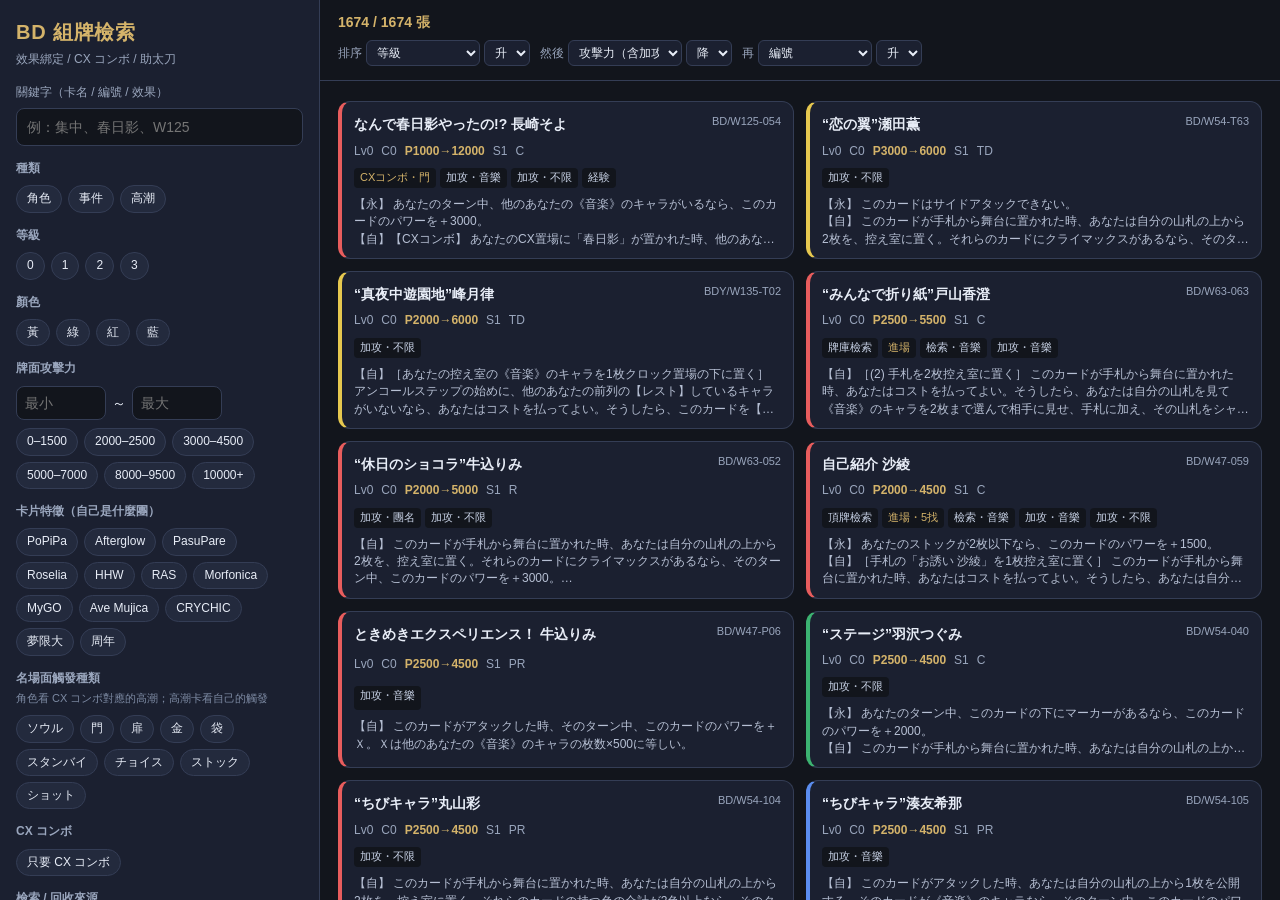
<file: index.html>
<!DOCTYPE html>
<html lang="zh-Hant">
<head>
  <meta charset="UTF-8" />
  <meta name="viewport" content="width=device-width, initial-scale=1" />
  <title>BanG Dream 組牌檢索</title>
  <link rel="stylesheet" href="style.css" />
</head>
<body>
  <aside class="filters">
    <header class="brand">
      <h1>BD 組牌檢索</h1>
      <p>效果綁定 / CX コンボ / 助太刀</p>
    </header>

    <label class="field">
      <span>關鍵字（卡名 / 編號 / 效果）</span>
      <input id="q" type="search" placeholder="例：集中、春日影、W125" />
    </label>

    <section>
      <h2>種類</h2>
      <div class="chips" data-filter="types"></div>
    </section>
    <section>
      <h2>等級</h2>
      <div class="chips" data-filter="levels"></div>
    </section>
    <section>
      <h2>顏色</h2>
      <div class="chips" data-filter="colors"></div>
    </section>
    <section>
      <h2>牌面攻擊力</h2>
      <div class="range">
        <input id="atkMin" type="number" min="0" step="500" placeholder="最小" />
        <span>～</span>
        <input id="atkMax" type="number" min="0" step="500" placeholder="最大" />
      </div>
      <div class="chips wrap" data-filter="atkBands"></div>
    </section>
    <section>
      <h2>卡片特徵（自己是什麼團）</h2>
      <div class="chips wrap" data-filter="ownBands"></div>
    </section>
    <section>
      <h2>名場面觸發種類</h2>
      <p class="hint">角色看 CX コンボ對應的高潮；高潮卡看自己的觸發</p>
      <div class="chips wrap" data-filter="triggers"></div>
    </section>
    <section>
      <h2>CX コンボ</h2>
      <div class="chips" data-filter="cxCombo"></div>
    </section>
    <section>
      <h2>檢索 / 回收來源</h2>
      <p class="hint">頂牌檢索含「看上面幾張」和「公開上面幾張再入手」</p>
      <div class="chips wrap" data-filter="searchFrom"></div>
    </section>
    <section>
      <h2>檢索時機</h2>
      <p class="hint">進場＝從手牌出場；離場＝從舞台進等待室；對手倒置＝倒掉戰鬥對象時檢索／回收</p>
      <div class="chips wrap" data-filter="searchWhen"></div>
    </section>
    <section>
      <h2>頂牌張數</h2>
      <p class="hint">四找＝看上 4 抽 1，可跟進場／離場疊加</p>
      <div class="chips wrap" data-filter="lookN"></div>
    </section>
    <section>
      <h2>檢索對象綁定</h2>
      <p class="hint">效果能抓什麼。篩音樂／團／周年時，預設也會帶上「不限標籤」的卡</p>
      <div class="chips wrap" data-filter="searchTargets"></div>
    </section>
    <section>
      <h2>加攻看哪個標籤</h2>
      <div class="chips wrap" data-filter="powerKinds"></div>
    </section>
    <label class="toggle">
      <input id="includeUnbound" type="checkbox" checked />
      不限標籤的效果也列入（任何團都能用）
    </label>
    <section>
      <h2>助太刀</h2>
      <div class="chips wrap" data-filter="backup"></div>
      <div class="chips wrap" data-filter="backupExtra"></div>
    </section>
    <section>
      <h2>集中</h2>
      <div class="chips wrap" data-filter="brainstorm"></div>
    </section>
    <section>
      <h2>其他機制</h2>
      <p class="hint">對手倒置＝このカードのバトル相手が【リバース】した時，不限有沒有檢索</p>
      <div class="chips wrap" data-filter="mechanics"></div>
    </section>

    <button id="reset" type="button">清除篩選</button>
  </aside>

  <main>
    <div class="toolbar">
      <div id="count">載入中…</div>
      <div class="sorts">
        <label>排序
          <select id="sort1"></select>
          <select id="dir1"></select>
        </label>
        <label>然後
          <select id="sort2"></select>
          <select id="dir2"></select>
        </label>
        <label>再
          <select id="sort3"></select>
          <select id="dir3"></select>
        </label>
      </div>
    </div>
    <div id="results" class="results"></div>
  </main>

  <div id="drawer" class="drawer hidden" aria-hidden="true">
    <div class="drawer-panel">
      <header class="drawer-head">
        <button class="close" id="closeDrawer" type="button">關閉</button>
      </header>
      <div id="detail"></div>
    </div>
  </div>

  <script src="cards-data.js"></script>
  <script src="app.js"></script>
</body>
</html>
</file>
<file: style.css>
:root {
  --bg: #12151c;
  --panel: #1b2030;
  --panel-2: #232a3d;
  --ink: #e8edf7;
  --muted: #9aa6bd;
  --line: #343d55;
  --gold: #d4b36a;
  --yellow: #e6c84f;
  --green: #3cb371;
  --red: #e85d5d;
  --blue: #5b8def;
}

* { box-sizing: border-box; }
html, body { margin: 0; height: 100%; }
body {
  display: grid;
  grid-template-columns: 320px 1fr;
  background: var(--bg);
  color: var(--ink);
  font: 14px/1.45 "Segoe UI", "Noto Sans TC", sans-serif;
}

.filters {
  background: var(--panel);
  border-right: 1px solid var(--line);
  padding: 18px 16px 32px;
  overflow: auto;
}
.brand h1 {
  margin: 0;
  font-size: 20px;
  letter-spacing: 0.04em;
  color: var(--gold);
}
.brand p {
  margin: 4px 0 16px;
  color: var(--muted);
  font-size: 12px;
}
.filters section { margin: 14px 0; }
.filters h2 {
  margin: 0 0 8px;
  font-size: 12px;
  color: var(--muted);
  font-weight: 600;
  text-transform: none;
}
.hint {
  margin: -4px 0 8px;
  color: #7d8aa3;
  font-size: 11px;
}
.field { display: grid; gap: 6px; margin-bottom: 12px; }
.field span { font-size: 12px; color: var(--muted); }
input, select, button {
  font: inherit;
  color: var(--ink);
}
#q {
  width: 100%;
  background: var(--bg);
  border: 1px solid var(--line);
  border-radius: 8px;
  padding: 8px 10px;
}
.chips { display: flex; gap: 6px; flex-wrap: nowrap; }
.chips.wrap { flex-wrap: wrap; }
.chip {
  border: 1px solid var(--line);
  background: var(--panel-2);
  color: var(--ink);
  border-radius: 999px;
  padding: 4px 10px;
  cursor: pointer;
  font-size: 12px;
}
.chip.on {
  border-color: var(--gold);
  background: #3a3220;
  color: var(--gold);
}
.chip.yellow.on { background: #3d3518; color: var(--yellow); border-color: var(--yellow); }
.chip.green.on { background: #163024; color: var(--green); border-color: var(--green); }
.chip.red.on { background: #3a1c1c; color: var(--red); border-color: var(--red); }
.chip.blue.on { background: #18243c; color: var(--blue); border-color: var(--blue); }
#reset {
  width: 100%;
  margin-top: 10px;
  background: transparent;
  border: 1px dashed var(--line);
  border-radius: 8px;
  padding: 8px;
  cursor: pointer;
}

main {
  overflow: auto;
  min-width: 0;
}
.toolbar {
  position: sticky;
  top: 0;
  z-index: 5;
  display: flex;
  flex-direction: column;
  align-items: stretch;
  gap: 8px;
  padding: 12px 18px 14px;
  background: var(--bg);
  border-bottom: 1px solid var(--line);
}
#count { color: var(--gold); font-weight: 600; }
.sorts {
  display: flex;
  flex-wrap: wrap;
  gap: 8px 10px;
  color: var(--muted);
  font-size: 12px;
}
.sorts label { display: flex; align-items: center; gap: 4px; white-space: nowrap; }
.sorts select {
  background: var(--panel);
  border: 1px solid var(--line);
  border-radius: 6px;
  padding: 4px 6px;
  max-width: 9.5em;
}
.toggle {
  display: flex;
  gap: 8px;
  align-items: flex-start;
  margin: 8px 0 4px;
  font-size: 12px;
  color: var(--ink);
  cursor: pointer;
}
.toggle input { margin-top: 2px; }

.results {
  display: grid;
  grid-template-columns: repeat(auto-fill, minmax(310px, 1fr));
  gap: 12px;
  padding: 20px 18px 40px;
}
.card {
  background: var(--panel);
  border: 1px solid var(--line);
  border-radius: 12px;
  padding: 12px 12px 10px;
  cursor: pointer;
  display: grid;
  gap: 8px;
  border-left: 4px solid var(--line);
}
.card:hover { border-color: var(--gold); }
.card.yellow { border-left-color: var(--yellow); }
.card.green { border-left-color: var(--green); }
.card.red { border-left-color: var(--red); }
.card.blue { border-left-color: var(--blue); }
.card-head {
  display: flex;
  justify-content: space-between;
  gap: 10px;
  align-items: flex-start;
}
.card-id {
  color: var(--muted);
  font-size: 11px;
  font-variant-numeric: tabular-nums;
  flex: 0 0 auto;
  white-space: nowrap;
}
.card-name {
  font-weight: 700;
  flex: 1 1 auto;
  min-width: 0;
  overflow-wrap: anywhere;
  padding-right: 4px;
}
.stats {
  display: flex;
  gap: 8px;
  color: var(--muted);
  font-size: 12px;
}
.atk {
  color: var(--gold);
  font-weight: 700;
  font-variant-numeric: tabular-nums;
}
.range {
  display: flex;
  align-items: center;
  gap: 6px;
  margin-bottom: 8px;
}
.range input {
  width: 90px;
  background: var(--bg);
  border: 1px solid var(--line);
  border-radius: 8px;
  padding: 6px 8px;
}
.tags { display: flex; flex-wrap: wrap; gap: 4px; }
.tag {
  background: var(--bg);
  border-radius: 4px;
  padding: 2px 6px;
  font-size: 11px;
  color: #c9d3e7;
}
.tag.gold { color: var(--gold); }
.excerpt {
  color: #b7c0d4;
  font-size: 12px;
  display: -webkit-box;
  -webkit-line-clamp: 3;
  -webkit-box-orient: vertical;
  overflow: hidden;
  white-space: pre-wrap;
}

.drawer {
  position: fixed;
  inset: 0;
  z-index: 40;
  background: rgba(8, 10, 16, 0.62);
  display: grid;
  justify-items: end;
}
.drawer.hidden { display: none; }
.drawer-panel {
  width: min(520px, 100%);
  height: 100%;
  background: var(--panel);
  border-left: 1px solid var(--line);
  display: flex;
  flex-direction: column;
  min-width: 0;
}
.drawer-head {
  display: flex;
  justify-content: flex-end;
  flex-shrink: 0;
  padding: 14px 18px 8px;
  background: var(--panel);
}
#detail {
  flex: 1;
  min-height: 0;
  overflow: auto;
  padding: 0 18px 24px;
}
#detail h2 {
  margin: 0 0 8px;
  line-height: 1.35;
  overflow-wrap: anywhere;
}
.close {
  background: var(--panel-2);
  border: 1px solid var(--line);
  border-radius: 8px;
  padding: 6px 10px;
  cursor: pointer;
  flex-shrink: 0;
}
.detail-text {
  white-space: pre-wrap;
  background: var(--bg);
  border-radius: 8px;
  padding: 12px;
  line-height: 1.6;
}
.kv { margin: 10px 0; color: var(--muted); font-size: 13px; }
.kv b { color: var(--ink); font-weight: 600; }

@media (max-width: 860px) {
  body { grid-template-columns: 1fr; }
  .filters { height: auto; max-height: 46vh; }
}
</file>
<file: docs/style.css>
:root {
  --bg: #12151c;
  --panel: #1b2030;
  --panel-2: #232a3d;
  --ink: #e8edf7;
  --muted: #9aa6bd;
  --line: #343d55;
  --gold: #d4b36a;
  --yellow: #e6c84f;
  --green: #3cb371;
  --red: #e85d5d;
  --blue: #5b8def;
}

* { box-sizing: border-box; }
html, body { margin: 0; height: 100%; }
body {
  display: grid;
  grid-template-columns: 320px 1fr;
  background: var(--bg);
  color: var(--ink);
  font: 14px/1.45 "Segoe UI", "Noto Sans TC", sans-serif;
}

.filters {
  background: var(--panel);
  border-right: 1px solid var(--line);
  padding: 18px 16px 32px;
  overflow: auto;
}
.filters-head {
  display: flex;
  align-items: flex-start;
  justify-content: space-between;
  gap: 12px;
}
.filters-done,
.filter-toggle,
.toolbar-title,
.filter-backdrop {
  display: none;
}
.filter-toggle {
  border: 1px solid var(--gold);
  background: #3a3220;
  color: var(--gold);
  border-radius: 999px;
  padding: 8px 14px;
  cursor: pointer;
  font-size: 13px;
  white-space: nowrap;
}
.filters-done {
  background: var(--panel-2);
  border: 1px solid var(--line);
  border-radius: 8px;
  padding: 8px 12px;
  cursor: pointer;
  flex-shrink: 0;
}
.filter-toggle.has-on {
  background: var(--gold);
  color: #1b1508;
}
.brand h1 {
  margin: 0;
  font-size: 20px;
  letter-spacing: 0.04em;
  color: var(--gold);
}
.brand p {
  margin: 4px 0 16px;
  color: var(--muted);
  font-size: 12px;
}
.filters section { margin: 14px 0; }
.filters h2 {
  margin: 0 0 8px;
  font-size: 12px;
  color: var(--muted);
  font-weight: 600;
  text-transform: none;
}
.hint {
  margin: -4px 0 8px;
  color: #7d8aa3;
  font-size: 11px;
}
.field { display: grid; gap: 6px; margin-bottom: 12px; }
.field span { font-size: 12px; color: var(--muted); }
input, select, button {
  font: inherit;
  color: var(--ink);
}
#q {
  width: 100%;
  background: var(--bg);
  border: 1px solid var(--line);
  border-radius: 8px;
  padding: 8px 10px;
}
.chips { display: flex; gap: 6px; flex-wrap: nowrap; }
.chips.wrap { flex-wrap: wrap; }
.chip {
  border: 1px solid var(--line);
  background: var(--panel-2);
  color: var(--ink);
  border-radius: 999px;
  padding: 4px 10px;
  cursor: pointer;
  font-size: 12px;
}
.chip.on {
  border-color: var(--gold);
  background: #3a3220;
  color: var(--gold);
}
.chip.yellow.on { background: #3d3518; color: var(--yellow); border-color: var(--yellow); }
.chip.green.on { background: #163024; color: var(--green); border-color: var(--green); }
.chip.red.on { background: #3a1c1c; color: var(--red); border-color: var(--red); }
.chip.blue.on { background: #18243c; color: var(--blue); border-color: var(--blue); }
#reset {
  width: 100%;
  margin-top: 10px;
  background: transparent;
  border: 1px dashed var(--line);
  border-radius: 8px;
  padding: 8px;
  cursor: pointer;
}

main {
  overflow: auto;
  min-width: 0;
}
.toolbar {
  position: sticky;
  top: 0;
  z-index: 5;
  display: flex;
  flex-direction: column;
  align-items: stretch;
  gap: 8px;
  padding: 12px 18px 14px;
  background: var(--bg);
  border-bottom: 1px solid var(--line);
}
.toolbar-row {
  display: flex;
  align-items: center;
  justify-content: space-between;
  gap: 12px;
}
.toolbar-copy { min-width: 0; }
#count { color: var(--gold); font-weight: 600; }
.sorts {
  display: flex;
  flex-wrap: wrap;
  gap: 8px 10px;
  color: var(--muted);
  font-size: 12px;
}
.sorts label { display: flex; align-items: center; gap: 4px; white-space: nowrap; }
.sorts select {
  background: var(--panel);
  border: 1px solid var(--line);
  border-radius: 6px;
  padding: 4px 6px;
  max-width: 9.5em;
}
.toggle {
  display: flex;
  gap: 8px;
  align-items: flex-start;
  margin: 8px 0 4px;
  font-size: 12px;
  color: var(--ink);
  cursor: pointer;
}
.toggle input { margin-top: 2px; }

.results {
  display: grid;
  grid-template-columns: repeat(auto-fill, minmax(310px, 1fr));
  gap: 12px;
  padding: 20px 18px 40px;
}
.card {
  background: var(--panel);
  border: 1px solid var(--line);
  border-radius: 12px;
  padding: 12px 12px 10px;
  cursor: pointer;
  display: grid;
  gap: 8px;
  border-left: 4px solid var(--line);
}
.card:hover { border-color: var(--gold); }
.card.yellow { border-left-color: var(--yellow); }
.card.green { border-left-color: var(--green); }
.card.red { border-left-color: var(--red); }
.card.blue { border-left-color: var(--blue); }
.card-head {
  display: flex;
  justify-content: space-between;
  gap: 10px;
  align-items: flex-start;
}
.card-id {
  color: var(--muted);
  font-size: 11px;
  font-variant-numeric: tabular-nums;
  flex: 0 0 auto;
  white-space: nowrap;
}
.card-name {
  font-weight: 700;
  flex: 1 1 auto;
  min-width: 0;
  overflow-wrap: anywhere;
  padding-right: 4px;
}
.stats {
  display: flex;
  gap: 8px;
  color: var(--muted);
  font-size: 12px;
}
.atk {
  color: var(--gold);
  font-weight: 700;
  font-variant-numeric: tabular-nums;
}
.range {
  display: flex;
  align-items: center;
  gap: 6px;
  margin-bottom: 8px;
}
.range input {
  width: 90px;
  background: var(--bg);
  border: 1px solid var(--line);
  border-radius: 8px;
  padding: 6px 8px;
}
.tags { display: flex; flex-wrap: wrap; gap: 4px; }
.tag {
  background: var(--bg);
  border-radius: 4px;
  padding: 2px 6px;
  font-size: 11px;
  color: #c9d3e7;
}
.tag.gold { color: var(--gold); }
.excerpt {
  color: #b7c0d4;
  font-size: 12px;
  display: -webkit-box;
  -webkit-line-clamp: 3;
  -webkit-box-orient: vertical;
  overflow: hidden;
  white-space: pre-wrap;
}

.drawer {
  position: fixed;
  inset: 0;
  z-index: 40;
  background: rgba(8, 10, 16, 0.62);
  display: grid;
  justify-items: end;
}
.drawer.hidden { display: none; }
.drawer-panel {
  width: min(520px, 100%);
  height: 100%;
  background: var(--panel);
  border-left: 1px solid var(--line);
  display: flex;
  flex-direction: column;
  min-width: 0;
}
.drawer-head {
  display: flex;
  justify-content: flex-end;
  flex-shrink: 0;
  padding: 14px 18px 8px;
  background: var(--panel);
}
#detail {
  flex: 1;
  min-height: 0;
  overflow: auto;
  padding: 0 18px 24px;
}
#detail h2 {
  margin: 0 0 8px;
  line-height: 1.35;
  overflow-wrap: anywhere;
}
.close {
  background: var(--panel-2);
  border: 1px solid var(--line);
  border-radius: 8px;
  padding: 6px 10px;
  cursor: pointer;
  flex-shrink: 0;
}
.detail-text {
  white-space: pre-wrap;
  background: var(--bg);
  border-radius: 8px;
  padding: 12px;
  line-height: 1.6;
}
.kv { margin: 10px 0; color: var(--muted); font-size: 13px; }
.kv b { color: var(--ink); font-weight: 600; }

@media (max-width: 860px) {
  body {
    grid-template-columns: 1fr;
    padding: env(safe-area-inset-top) env(safe-area-inset-right) env(safe-area-inset-bottom) env(safe-area-inset-left);
  }
  body.filters-open { overflow: hidden; }
  .toolbar-title,
  .filter-toggle,
  .filters-done {
    display: block;
  }
  .filters-done { display: inline-flex; align-items: center; }
  .toolbar-title {
    font-size: 16px;
    font-weight: 700;
    color: var(--gold);
    letter-spacing: 0.04em;
  }
  .filters {
    position: fixed;
    z-index: 30;
    top: 0;
    left: 0;
    bottom: 0;
    width: min(100%, 400px);
    max-height: none;
    height: 100%;
    transform: translateX(-105%);
    transition: transform 0.2s ease;
    padding-top: max(18px, env(safe-area-inset-top));
    padding-bottom: max(24px, env(safe-area-inset-bottom));
  }
  body.filters-open .filters { transform: translateX(0); }
  .filter-backdrop {
    display: none;
    position: fixed;
    inset: 0;
    z-index: 29;
    background: rgba(8, 10, 16, 0.62);
  }
  body.filters-open .filter-backdrop { display: block; }
  .chips { flex-wrap: wrap; }
  .chip {
    min-height: 36px;
    padding: 8px 12px;
  }
  .toolbar {
    padding: 10px 14px 12px;
  }
  .sorts select { max-width: 8.2em; }
  .results {
    grid-template-columns: 1fr;
    gap: 10px;
    padding: 12px 12px 28px;
  }
  .card { border-radius: 10px; }
  .excerpt { -webkit-line-clamp: 2; }
  .drawer-panel { width: 100%; }
  .drawer-head { padding-top: max(14px, env(safe-area-inset-top)); }
}
</file>
